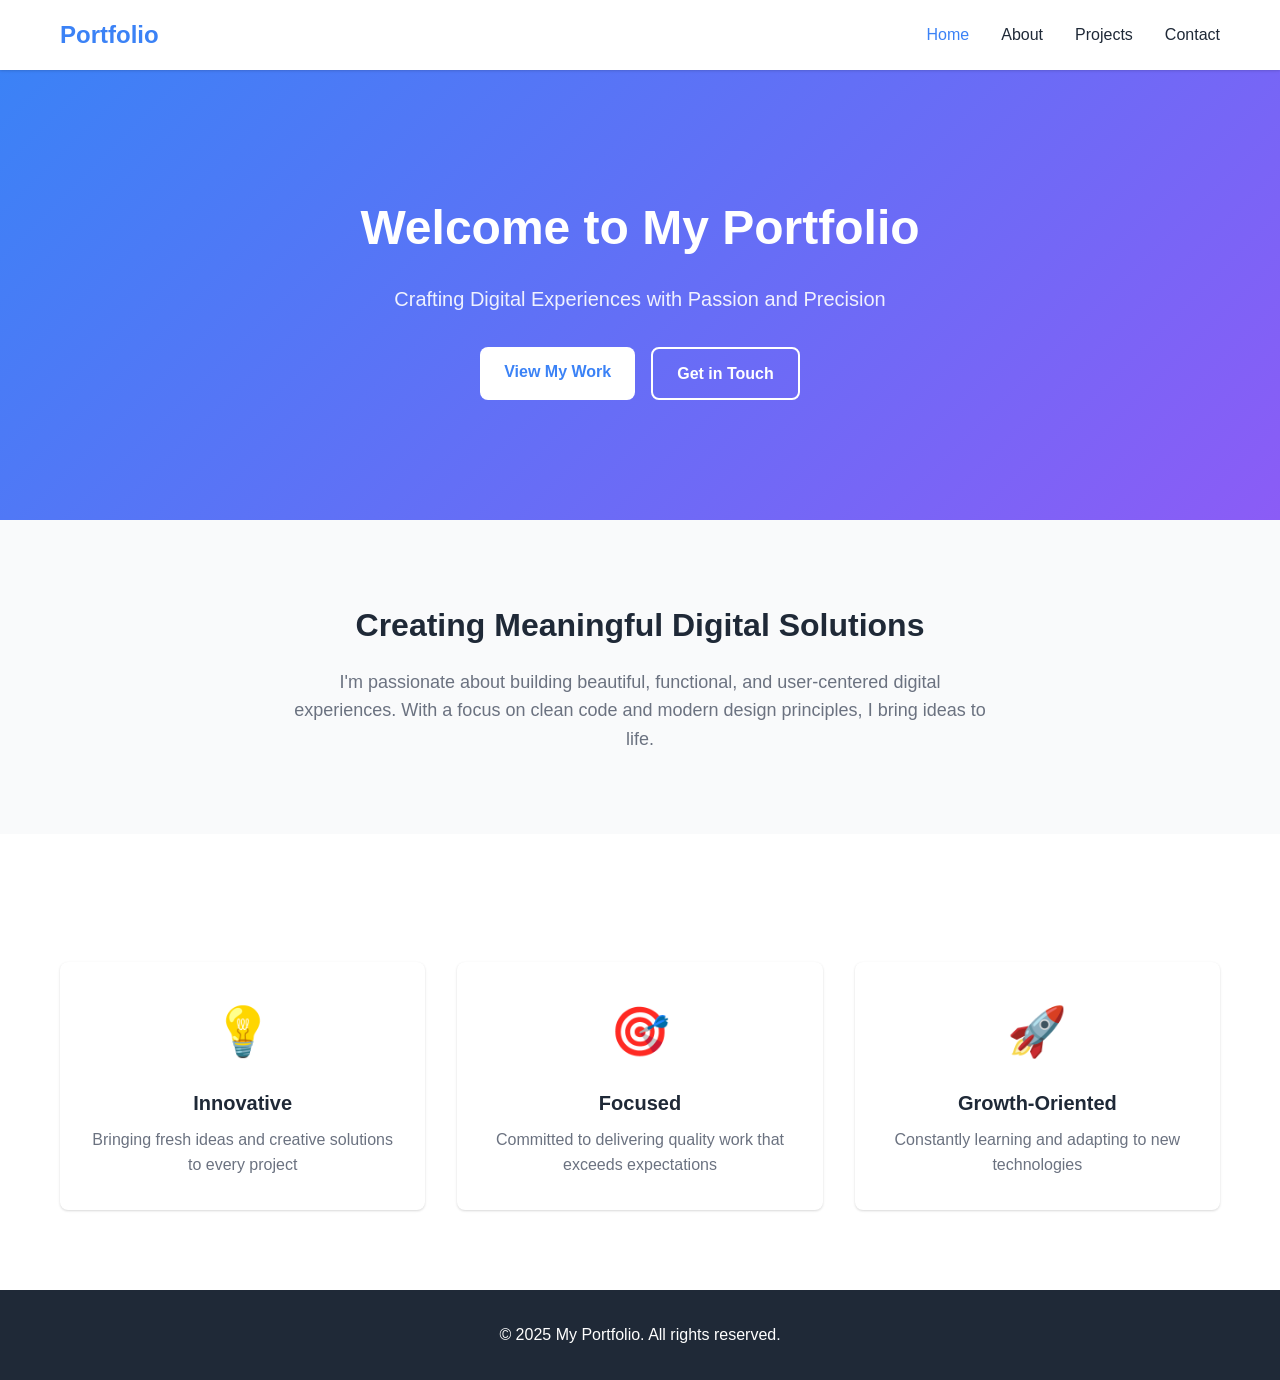
<file: index.html>
<!DOCTYPE html>
<html lang="en">
<head>
    <meta charset="UTF-8">
    <meta name="viewport" content="width=device-width, initial-scale=1.0">
    <meta name="description" content="Personal Portfolio - Showcasing my work and skills">
    <title>Home - My Portfolio</title>
    <link rel="stylesheet" href="styles.css">
</head>
<body>
    <nav class="navbar">
        <div class="nav-container">
            <a href="index.html" class="nav-logo">Portfolio</a>
            <ul class="nav-menu">
                <li class="nav-item">
                    <a href="index.html" class="nav-link active">Home</a>
                </li>
                <li class="nav-item">
                    <a href="about.html" class="nav-link">About</a>
                </li>
                <li class="nav-item">
                    <a href="projects.html" class="nav-link">Projects</a>
                </li>
                <li class="nav-item">
                    <a href="contact.html" class="nav-link">Contact</a>
                </li>
            </ul>
            <div class="hamburger">
                <span class="bar"></span>
                <span class="bar"></span>
                <span class="bar"></span>
            </div>
        </div>
    </nav>

    <main>
        <section class="hero">
            <div class="hero-content">
                <h1 class="hero-title">Welcome to My Portfolio</h1>
                <p class="hero-subtitle">Crafting Digital Experiences with Passion and Precision</p>
                <div class="hero-buttons">
                    <a href="projects.html" class="btn btn-primary">View My Work</a>
                    <a href="contact.html" class="btn btn-secondary">Get in Touch</a>
                </div>
            </div>
        </section>

        <section class="intro">
            <div class="container">
                <h2>Creating Meaningful Digital Solutions</h2>
                <p>I'm passionate about building beautiful, functional, and user-centered digital experiences. With a focus on clean code and modern design principles, I bring ideas to life.</p>
            </div>
        </section>

        <section class="highlights">
            <div class="container">
                <div class="highlight-grid">
                    <div class="highlight-card">
                        <div class="highlight-icon">💡</div>
                        <h3>Innovative</h3>
                        <p>Bringing fresh ideas and creative solutions to every project</p>
                    </div>
                    <div class="highlight-card">
                        <div class="highlight-icon">🎯</div>
                        <h3>Focused</h3>
                        <p>Committed to delivering quality work that exceeds expectations</p>
                    </div>
                    <div class="highlight-card">
                        <div class="highlight-icon">🚀</div>
                        <h3>Growth-Oriented</h3>
                        <p>Constantly learning and adapting to new technologies</p>
                    </div>
                </div>
            </div>
        </section>
    </main>

    <footer class="footer">
        <div class="container">
            <p>&copy; 2025 My Portfolio. All rights reserved.</p>
        </div>
    </footer>

    <script src="script.js"></script>
</body>
</html>
</file>
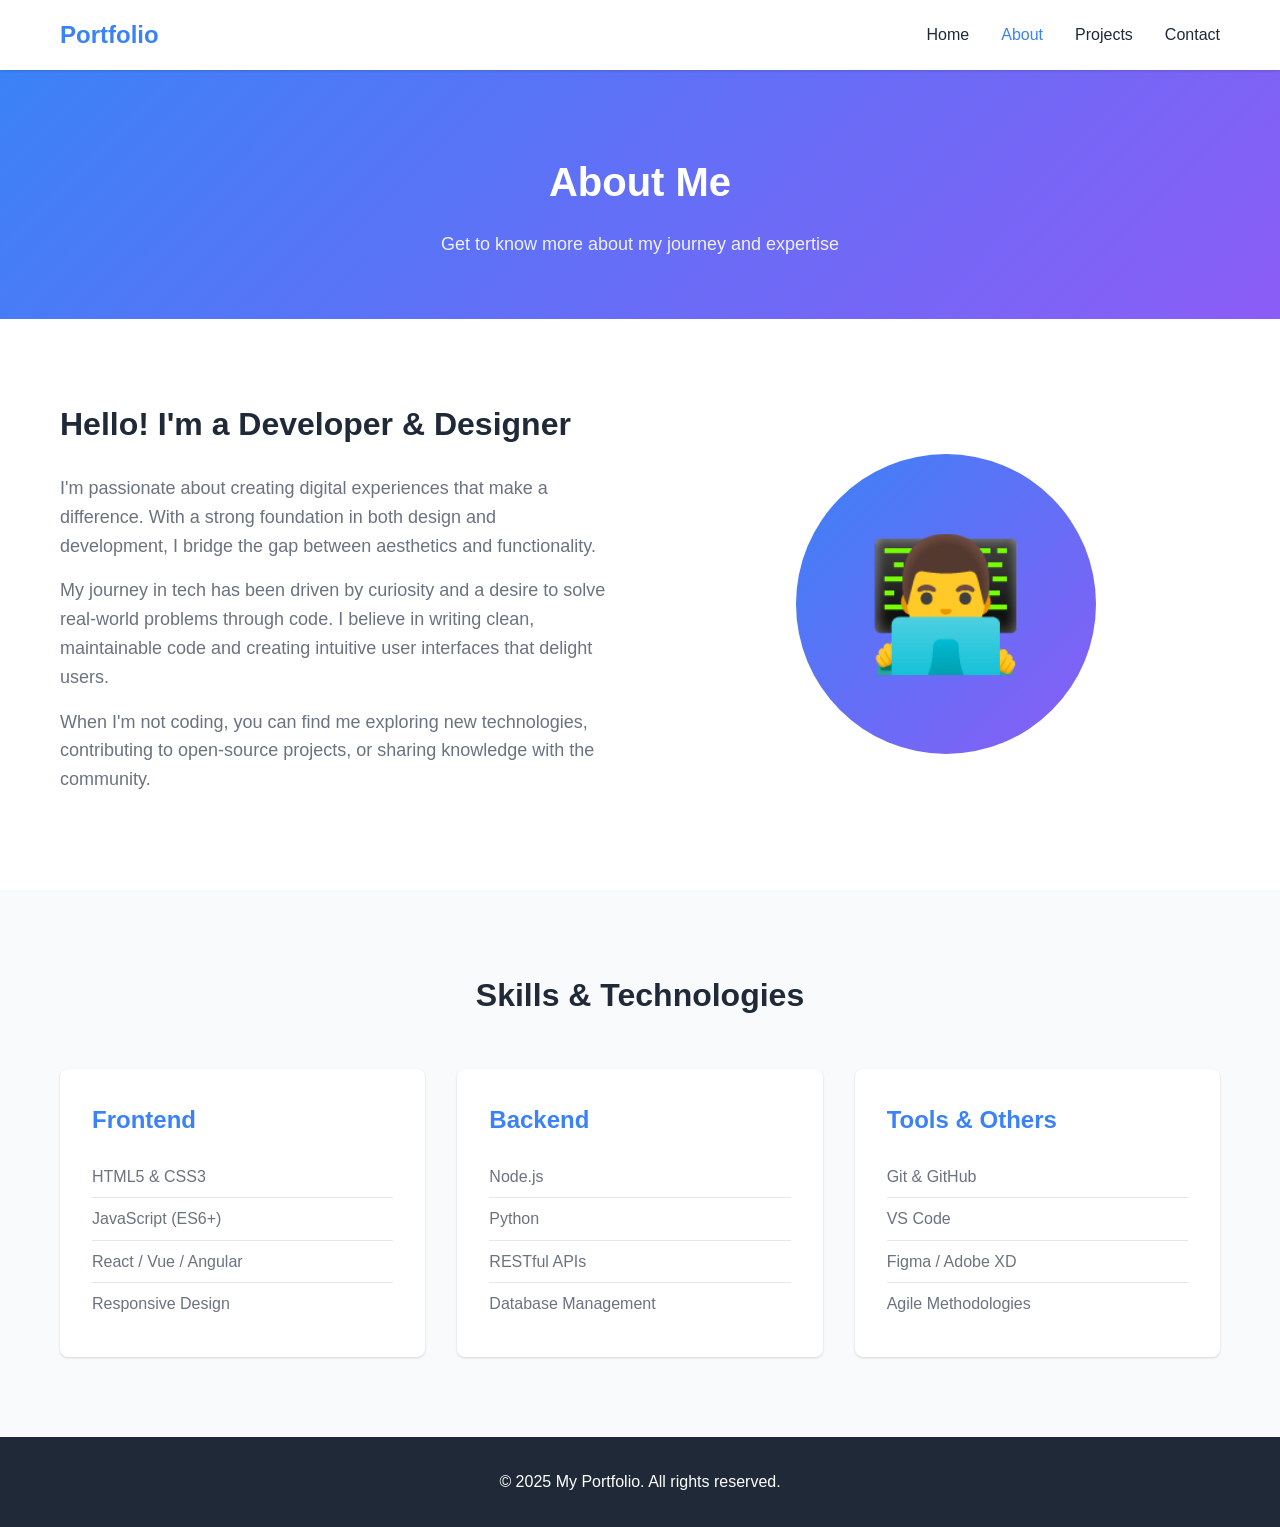
<file: about.html>
<!DOCTYPE html>
<html lang="en">
<head>
    <meta charset="UTF-8">
    <meta name="viewport" content="width=device-width, initial-scale=1.0">
    <meta name="description" content="About Me - Learn more about my background and skills">
    <title>About - My Portfolio</title>
    <link rel="stylesheet" href="styles.css">
</head>
<body>
    <nav class="navbar">
        <div class="nav-container">
            <a href="index.html" class="nav-logo">Portfolio</a>
            <ul class="nav-menu">
                <li class="nav-item">
                    <a href="index.html" class="nav-link">Home</a>
                </li>
                <li class="nav-item">
                    <a href="about.html" class="nav-link active">About</a>
                </li>
                <li class="nav-item">
                    <a href="projects.html" class="nav-link">Projects</a>
                </li>
                <li class="nav-item">
                    <a href="contact.html" class="nav-link">Contact</a>
                </li>
            </ul>
            <div class="hamburger">
                <span class="bar"></span>
                <span class="bar"></span>
                <span class="bar"></span>
            </div>
        </div>
    </nav>

    <main>
        <section class="page-header">
            <div class="container">
                <h1>About Me</h1>
                <p>Get to know more about my journey and expertise</p>
            </div>
        </section>

        <section class="about-content">
            <div class="container">
                <div class="about-grid">
                    <div class="about-text">
                        <h2>Hello! I'm a Developer & Designer</h2>
                        <p>I'm passionate about creating digital experiences that make a difference. With a strong foundation in both design and development, I bridge the gap between aesthetics and functionality.</p>
                        <p>My journey in tech has been driven by curiosity and a desire to solve real-world problems through code. I believe in writing clean, maintainable code and creating intuitive user interfaces that delight users.</p>
                        <p>When I'm not coding, you can find me exploring new technologies, contributing to open-source projects, or sharing knowledge with the community.</p>
                    </div>
                    <div class="about-image">
                        <div class="profile-placeholder">
                            <span>👨‍💻</span>
                        </div>
                    </div>
                </div>
            </div>
        </section>

        <section class="skills">
            <div class="container">
                <h2>Skills & Technologies</h2>
                <div class="skills-grid">
                    <div class="skill-category">
                        <h3>Frontend</h3>
                        <ul>
                            <li>HTML5 & CSS3</li>
                            <li>JavaScript (ES6+)</li>
                            <li>React / Vue / Angular</li>
                            <li>Responsive Design</li>
                        </ul>
                    </div>
                    <div class="skill-category">
                        <h3>Backend</h3>
                        <ul>
                            <li>Node.js</li>
                            <li>Python</li>
                            <li>RESTful APIs</li>
                            <li>Database Management</li>
                        </ul>
                    </div>
                    <div class="skill-category">
                        <h3>Tools & Others</h3>
                        <ul>
                            <li>Git & GitHub</li>
                            <li>VS Code</li>
                            <li>Figma / Adobe XD</li>
                            <li>Agile Methodologies</li>
                        </ul>
                    </div>
                </div>
            </div>
        </section>
    </main>

    <footer class="footer">
        <div class="container">
            <p>&copy; 2025 My Portfolio. All rights reserved.</p>
        </div>
    </footer>

    <script src="script.js"></script>
</body>
</html>
</file>
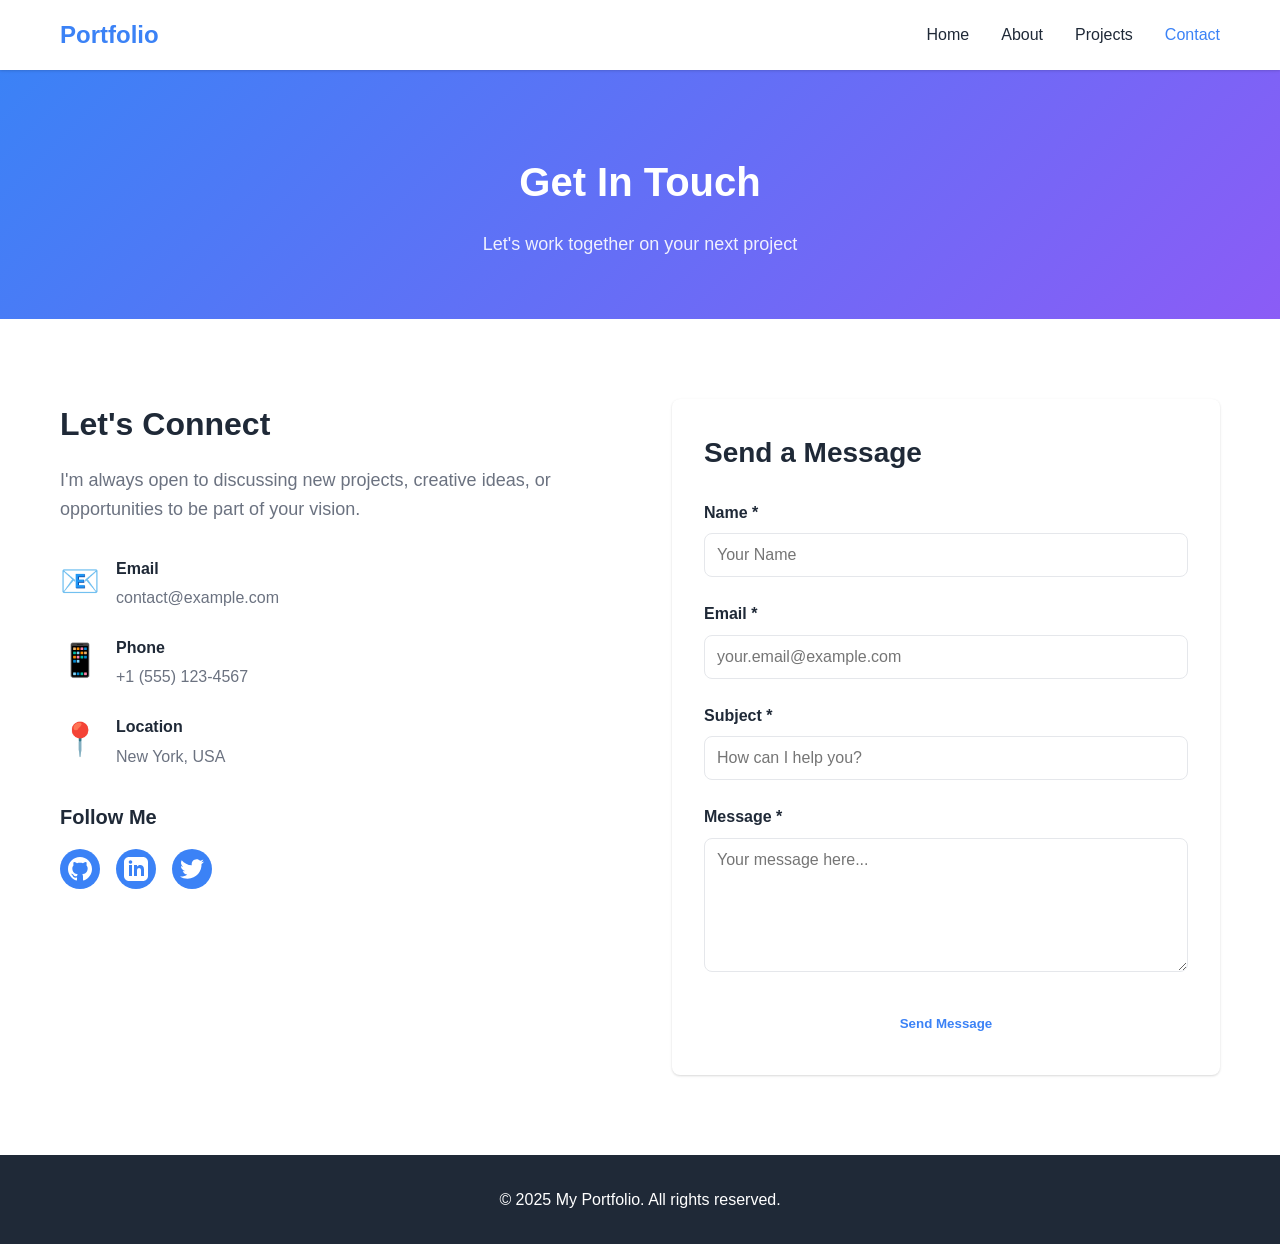
<file: contact.html>
<!DOCTYPE html>
<html lang="en">
<head>
    <meta charset="UTF-8">
    <meta name="viewport" content="width=device-width, initial-scale=1.0">
    <meta name="description" content="Contact Me - Get in touch for collaborations and opportunities">
    <title>Contact - My Portfolio</title>
    <link rel="stylesheet" href="styles.css">
</head>
<body>
    <nav class="navbar">
        <div class="nav-container">
            <a href="index.html" class="nav-logo">Portfolio</a>
            <ul class="nav-menu">
                <li class="nav-item">
                    <a href="index.html" class="nav-link">Home</a>
                </li>
                <li class="nav-item">
                    <a href="about.html" class="nav-link">About</a>
                </li>
                <li class="nav-item">
                    <a href="projects.html" class="nav-link">Projects</a>
                </li>
                <li class="nav-item">
                    <a href="contact.html" class="nav-link active">Contact</a>
                </li>
            </ul>
            <div class="hamburger">
                <span class="bar"></span>
                <span class="bar"></span>
                <span class="bar"></span>
            </div>
        </div>
    </nav>

    <main>
        <section class="page-header">
            <div class="container">
                <h1>Get In Touch</h1>
                <p>Let's work together on your next project</p>
            </div>
        </section>

        <section class="contact-content">
            <div class="container">
                <div class="contact-grid">
                    <div class="contact-info">
                        <h2>Let's Connect</h2>
                        <p>I'm always open to discussing new projects, creative ideas, or opportunities to be part of your vision.</p>
                        
                        <div class="contact-methods">
                            <div class="contact-method">
                                <div class="contact-icon">📧</div>
                                <div class="contact-details">
                                    <h3>Email</h3>
                                    <p>contact@example.com</p>
                                </div>
                            </div>
                            
                            <div class="contact-method">
                                <div class="contact-icon">📱</div>
                                <div class="contact-details">
                                    <h3>Phone</h3>
                                    <p>+1 (555) 123-4567</p>
                                </div>
                            </div>
                            
                            <div class="contact-method">
                                <div class="contact-icon">📍</div>
                                <div class="contact-details">
                                    <h3>Location</h3>
                                    <p>New York, USA</p>
                                </div>
                            </div>
                        </div>

                        <div class="social-links">
                            <h3>Follow Me</h3>
                            <div class="social-icons">
                                <a href="#" class="social-icon" aria-label="GitHub">
                                    <svg width="24" height="24" viewBox="0 0 24 24" fill="currentColor">
                                        <path d="M12 0c-6.626 0-12 5.373-12 12 0 5.302 3.438 9.8 8.207 11.387.599.111.793-.261.793-.577v-2.234c-3.338.726-4.033-1.416-4.033-1.416-.546-1.387-1.333-1.756-1.333-1.756-1.089-.745.083-.729.083-.729 1.205.084 1.839 1.237 1.839 1.237 1.07 1.834 2.807 1.304 3.492.997.107-.775.418-1.305.762-1.604-2.665-.305-5.467-1.334-5.467-5.931 0-1.311.469-2.381 1.236-3.221-.124-.303-.535-1.524.117-3.176 0 0 1.008-.322 3.301 1.23.957-.266 1.983-.399 3.003-.404 1.02.005 2.047.138 3.006.404 2.291-1.552 3.297-1.23 3.297-1.23.653 1.653.242 2.874.118 3.176.77.84 1.235 1.911 1.235 3.221 0 4.609-2.807 5.624-5.479 5.921.43.372.823 1.102.823 2.222v3.293c0 .319.192.694.801.576 4.765-1.589 8.199-6.086 8.199-11.386 0-6.627-5.373-12-12-12z"/>
                                    </svg>
                                </a>
                                <a href="#" class="social-icon" aria-label="LinkedIn">
                                    <svg width="24" height="24" viewBox="0 0 24 24" fill="currentColor">
                                        <path d="M19 0h-14c-2.761 0-5 2.239-5 5v14c0 2.761 2.239 5 5 5h14c2.762 0 5-2.239 5-5v-14c0-2.761-2.238-5-5-5zm-11 19h-3v-11h3v11zm-1.5-12.268c-.966 0-1.75-.79-1.75-1.764s.784-1.764 1.75-1.764 1.75.79 1.75 1.764-.783 1.764-1.75 1.764zm13.5 12.268h-3v-5.604c0-3.368-4-3.113-4 0v5.604h-3v-11h3v1.765c1.396-2.586 7-2.777 7 2.476v6.759z"/>
                                    </svg>
                                </a>
                                <a href="#" class="social-icon" aria-label="Twitter">
                                    <svg width="24" height="24" viewBox="0 0 24 24" fill="currentColor">
                                        <path d="M24 4.557c-.883.392-1.832.656-2.828.775 1.017-.609 1.798-1.574 2.165-2.724-.951.564-2.005.974-3.127 1.195-.897-.957-2.178-1.555-3.594-1.555-3.179 0-5.515 2.966-4.797 6.045-4.091-.205-7.719-2.165-10.148-5.144-1.29 2.213-.669 5.108 1.523 6.574-.806-.026-1.566-.247-2.229-.616-.054 2.281 1.581 4.415 3.949 4.89-.693.188-1.452.232-2.224.084.626 1.956 2.444 3.379 4.6 3.419-2.07 1.623-4.678 2.348-7.29 2.04 2.179 1.397 4.768 2.212 7.548 2.212 9.142 0 14.307-7.721 13.995-14.646.962-.695 1.797-1.562 2.457-2.549z"/>
                                    </svg>
                                </a>
                            </div>
                        </div>
                    </div>

                    <div class="contact-form-container">
                        <form class="contact-form" id="contactForm">
                            <h2>Send a Message</h2>
                            
                            <div class="form-group">
                                <label for="name">Name *</label>
                                <input type="text" id="name" name="name" required placeholder="Your Name">
                            </div>

                            <div class="form-group">
                                <label for="email">Email *</label>
                                <input type="email" id="email" name="email" required placeholder="your.email@example.com">
                            </div>

                            <div class="form-group">
                                <label for="subject">Subject *</label>
                                <input type="text" id="subject" name="subject" required placeholder="How can I help you?">
                            </div>

                            <div class="form-group">
                                <label for="message">Message *</label>
                                <textarea id="message" name="message" rows="6" required placeholder="Your message here..."></textarea>
                            </div>

                            <button type="submit" class="btn btn-primary btn-block">Send Message</button>
                        </form>
                    </div>
                </div>
            </div>
        </section>
    </main>

    <footer class="footer">
        <div class="container">
            <p>&copy; 2025 My Portfolio. All rights reserved.</p>
        </div>
    </footer>

    <script src="script.js"></script>
</body>
</html>
</file>
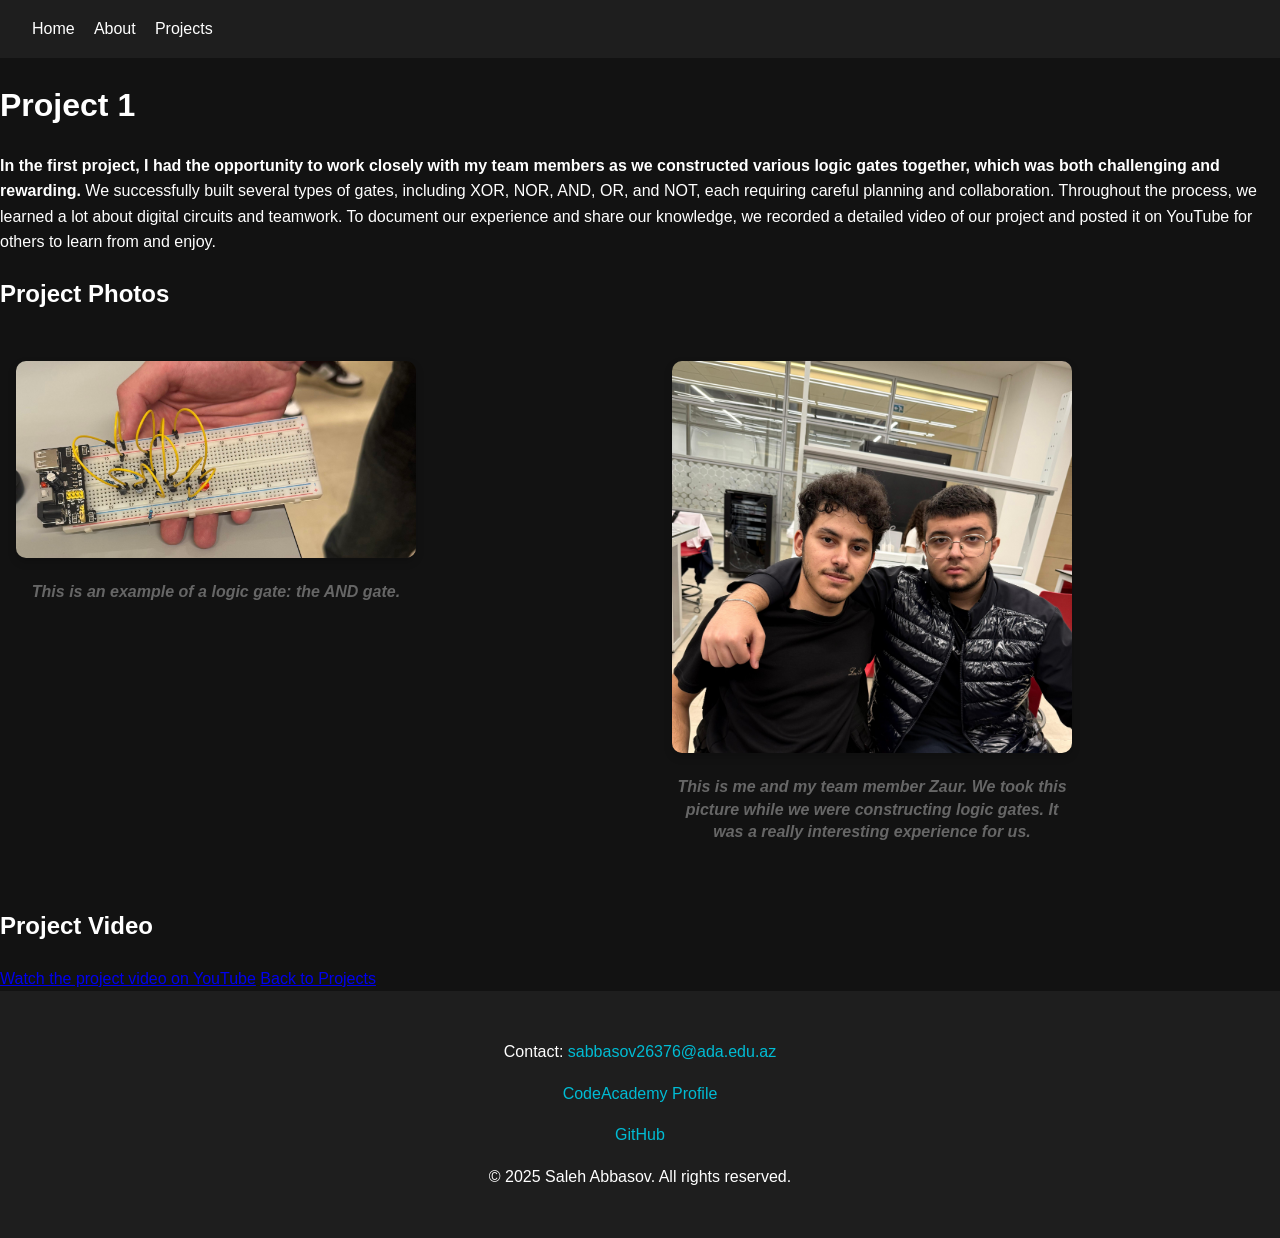
<file: project1.html>
<!DOCTYPE html>
<html lang="en">
<head>
    <meta charset="UTF-8">
    <meta name="viewport" content="width=device-width, initial-scale=1.0">
    <title>Project 1</title>
    <link rel="stylesheet" href="style.css">
</head>
<body>
    <header>
        <nav>
            <ul>
                <li><a href="index.html">Home</a></li>
                <li><a href="about.html">About</a></li>
                <li><a href="projects.html">Projects</a></li>
            </ul>
        </nav>
    </header>
    <main style="margin-top: 5rem;">
        <h1>Project 1</h1>
        <p><strong>In the first project, I had the opportunity to work closely with my team members as we constructed various logic gates together, which was both challenging and rewarding.</strong> We successfully built several types of gates, including XOR, NOR, AND, OR, and NOT, each requiring careful planning and collaboration. Throughout the process, we learned a lot about digital circuits and teamwork. To document our experience and share our knowledge, we recorded a detailed video of our project and posted it on YouTube for others to learn from and enjoy.</p>
        <h2>Project Photos</h2>
        <div class="photo-gallery">
                        <div class="photo-item">
                            <img src="project1_photo2.jpg" alt="Logic Gates Project Photo 2" class="project-photo">
                            <p class="photo-caption">This is an example of a logic gate: the AND gate.</p>
                        </div>
            <div class="photo-item">
                <img src="project1_photo1.jpg" alt="Logic Gates Project Photo 1" class="project-photo">
                <p class="photo-caption">This is me and my team member Zaur. We took this picture while we were constructing logic gates. It was a really interesting experience for us.</p>
            </div>
        </div>
        <h2>Project Video</h2>
        <a href="https://youtu.be/jIThCIPn77s?si=6qB1Sq1XOUTMxxlD">Watch the project video on YouTube</a>
        <a href="projects.html">Back to Projects</a>
    </main>
    <footer>
        <p>Contact: <a href="mailto:sabbasov26376@ada.edu.az">sabbasov26376@ada.edu.az</a></p>
        <p><a href="https://www.codecademy.com/profiles/system1620893894">CodeAcademy Profile</a></p>
        <p><a href="https://github.com/abbasovsaleh">GitHub</a></p>
        <p>&copy; 2025 Saleh Abbasov. All rights reserved.</p>
    </footer>
    <script src="design.js"></script>
</body>
</html>
</file>
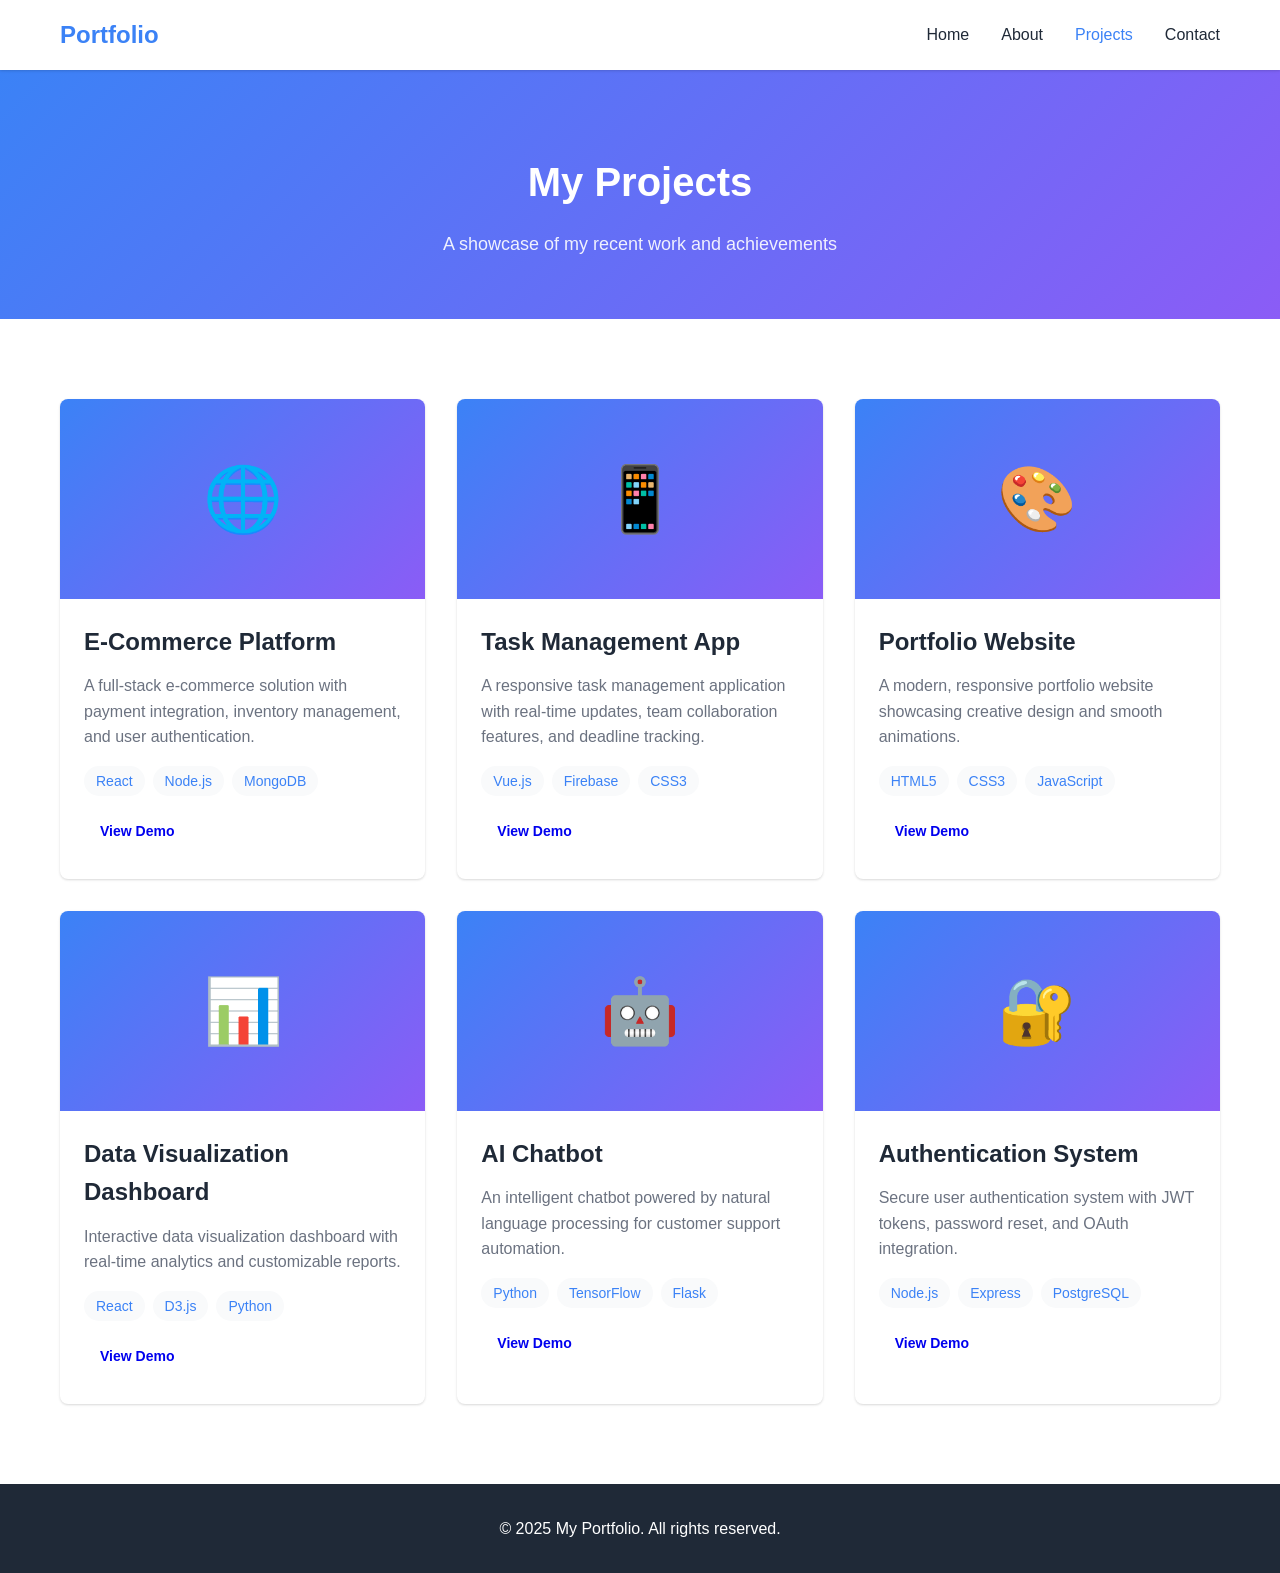
<file: projects.html>
<!DOCTYPE html>
<html lang="en">
<head>
    <meta charset="UTF-8">
    <meta name="viewport" content="width=device-width, initial-scale=1.0">
    <meta name="description" content="My Projects - Explore my portfolio of work">
    <title>Projects - My Portfolio</title>
    <link rel="stylesheet" href="styles.css">
</head>
<body>
    <nav class="navbar">
        <div class="nav-container">
            <a href="index.html" class="nav-logo">Portfolio</a>
            <ul class="nav-menu">
                <li class="nav-item">
                    <a href="index.html" class="nav-link">Home</a>
                </li>
                <li class="nav-item">
                    <a href="about.html" class="nav-link">About</a>
                </li>
                <li class="nav-item">
                    <a href="projects.html" class="nav-link active">Projects</a>
                </li>
                <li class="nav-item">
                    <a href="contact.html" class="nav-link">Contact</a>
                </li>
            </ul>
            <div class="hamburger">
                <span class="bar"></span>
                <span class="bar"></span>
                <span class="bar"></span>
            </div>
        </div>
    </nav>

    <main>
        <section class="page-header">
            <div class="container">
                <h1>My Projects</h1>
                <p>A showcase of my recent work and achievements</p>
            </div>
        </section>

        <section class="projects-content">
            <div class="container">
                <div class="projects-grid">
                    <div class="project-card">
                        <div class="project-image">
                            <div class="project-placeholder">🌐</div>
                        </div>
                        <div class="project-info">
                            <h3>E-Commerce Platform</h3>
                            <p>A full-stack e-commerce solution with payment integration, inventory management, and user authentication.</p>
                            <div class="project-tags">
                                <span class="tag">React</span>
                                <span class="tag">Node.js</span>
                                <span class="tag">MongoDB</span>
                            </div>
                            <div class="project-links">
                                <a href="#" class="btn btn-small">View Demo</a>
                                <a href="#" class="btn btn-small btn-secondary">GitHub</a>
                            </div>
                        </div>
                    </div>

                    <div class="project-card">
                        <div class="project-image">
                            <div class="project-placeholder">📱</div>
                        </div>
                        <div class="project-info">
                            <h3>Task Management App</h3>
                            <p>A responsive task management application with real-time updates, team collaboration features, and deadline tracking.</p>
                            <div class="project-tags">
                                <span class="tag">Vue.js</span>
                                <span class="tag">Firebase</span>
                                <span class="tag">CSS3</span>
                            </div>
                            <div class="project-links">
                                <a href="#" class="btn btn-small">View Demo</a>
                                <a href="#" class="btn btn-small btn-secondary">GitHub</a>
                            </div>
                        </div>
                    </div>

                    <div class="project-card">
                        <div class="project-image">
                            <div class="project-placeholder">🎨</div>
                        </div>
                        <div class="project-info">
                            <h3>Portfolio Website</h3>
                            <p>A modern, responsive portfolio website showcasing creative design and smooth animations.</p>
                            <div class="project-tags">
                                <span class="tag">HTML5</span>
                                <span class="tag">CSS3</span>
                                <span class="tag">JavaScript</span>
                            </div>
                            <div class="project-links">
                                <a href="#" class="btn btn-small">View Demo</a>
                                <a href="#" class="btn btn-small btn-secondary">GitHub</a>
                            </div>
                        </div>
                    </div>

                    <div class="project-card">
                        <div class="project-image">
                            <div class="project-placeholder">📊</div>
                        </div>
                        <div class="project-info">
                            <h3>Data Visualization Dashboard</h3>
                            <p>Interactive data visualization dashboard with real-time analytics and customizable reports.</p>
                            <div class="project-tags">
                                <span class="tag">React</span>
                                <span class="tag">D3.js</span>
                                <span class="tag">Python</span>
                            </div>
                            <div class="project-links">
                                <a href="#" class="btn btn-small">View Demo</a>
                                <a href="#" class="btn btn-small btn-secondary">GitHub</a>
                            </div>
                        </div>
                    </div>

                    <div class="project-card">
                        <div class="project-image">
                            <div class="project-placeholder">🤖</div>
                        </div>
                        <div class="project-info">
                            <h3>AI Chatbot</h3>
                            <p>An intelligent chatbot powered by natural language processing for customer support automation.</p>
                            <div class="project-tags">
                                <span class="tag">Python</span>
                                <span class="tag">TensorFlow</span>
                                <span class="tag">Flask</span>
                            </div>
                            <div class="project-links">
                                <a href="#" class="btn btn-small">View Demo</a>
                                <a href="#" class="btn btn-small btn-secondary">GitHub</a>
                            </div>
                        </div>
                    </div>

                    <div class="project-card">
                        <div class="project-image">
                            <div class="project-placeholder">🔐</div>
                        </div>
                        <div class="project-info">
                            <h3>Authentication System</h3>
                            <p>Secure user authentication system with JWT tokens, password reset, and OAuth integration.</p>
                            <div class="project-tags">
                                <span class="tag">Node.js</span>
                                <span class="tag">Express</span>
                                <span class="tag">PostgreSQL</span>
                            </div>
                            <div class="project-links">
                                <a href="#" class="btn btn-small">View Demo</a>
                                <a href="#" class="btn btn-small btn-secondary">GitHub</a>
                            </div>
                        </div>
                    </div>
                </div>
            </div>
        </section>
    </main>

    <footer class="footer">
        <div class="container">
            <p>&copy; 2025 My Portfolio. All rights reserved.</p>
        </div>
    </footer>

    <script src="script.js"></script>
</body>
</html>
</file>
<file: styles.css>
/* Global Styles */
* {
    margin: 0;
    padding: 0;
    box-sizing: border-box;
}

:root {
    --primary-color: #3b82f6;
    --secondary-color: #8b5cf6;
    --text-color: #1f2937;
    --text-light: #6b7280;
    --bg-color: #ffffff;
    --bg-light: #f9fafb;
    --border-color: #e5e7eb;
    --shadow: 0 1px 3px 0 rgba(0, 0, 0, 0.1), 0 1px 2px 0 rgba(0, 0, 0, 0.06);
    --shadow-lg: 0 10px 15px -3px rgba(0, 0, 0, 0.1), 0 4px 6px -2px rgba(0, 0, 0, 0.05);
}

body {
    font-family: -apple-system, BlinkMacSystemFont, 'Segoe UI', Roboto, 'Helvetica Neue', Arial, sans-serif;
    line-height: 1.6;
    color: var(--text-color);
    background-color: var(--bg-color);
}

.container {
    max-width: 1200px;
    margin: 0 auto;
    padding: 0 20px;
}

/* Navigation */
.navbar {
    background-color: var(--bg-color);
    box-shadow: var(--shadow);
    position: sticky;
    top: 0;
    z-index: 1000;
}

.nav-container {
    max-width: 1200px;
    margin: 0 auto;
    padding: 0 20px;
    display: flex;
    justify-content: space-between;
    align-items: center;
    height: 70px;
}

.nav-logo {
    font-size: 1.5rem;
    font-weight: 700;
    color: var(--primary-color);
    text-decoration: none;
}

.nav-menu {
    display: flex;
    list-style: none;
    gap: 2rem;
}

.nav-link {
    color: var(--text-color);
    text-decoration: none;
    font-weight: 500;
    transition: color 0.3s;
    padding: 0.5rem 0;
}

.nav-link:hover,
.nav-link.active {
    color: var(--primary-color);
}

.hamburger {
    display: none;
    flex-direction: column;
    cursor: pointer;
}

.bar {
    width: 25px;
    height: 3px;
    background-color: var(--text-color);
    margin: 3px 0;
    transition: 0.3s;
}

/* Hero Section */
.hero {
    background: linear-gradient(135deg, var(--primary-color) 0%, var(--secondary-color) 100%);
    color: white;
    padding: 120px 20px;
    text-align: center;
}

.hero-content {
    max-width: 800px;
    margin: 0 auto;
}

.hero-title {
    font-size: 3rem;
    font-weight: 700;
    margin-bottom: 1rem;
}

.hero-subtitle {
    font-size: 1.25rem;
    margin-bottom: 2rem;
    opacity: 0.9;
}

.hero-buttons {
    display: flex;
    gap: 1rem;
    justify-content: center;
    flex-wrap: wrap;
}

/* Buttons */
.btn {
    display: inline-block;
    padding: 0.75rem 1.5rem;
    border-radius: 0.5rem;
    text-decoration: none;
    font-weight: 600;
    transition: all 0.3s;
    border: none;
    cursor: pointer;
}

.btn-primary {
    background-color: white;
    color: var(--primary-color);
}

.btn-primary:hover {
    transform: translateY(-2px);
    box-shadow: var(--shadow-lg);
}

.btn-secondary {
    background-color: transparent;
    color: white;
    border: 2px solid white;
}

.btn-secondary:hover {
    background-color: white;
    color: var(--primary-color);
}

.btn-small {
    padding: 0.5rem 1rem;
    font-size: 0.875rem;
}

.btn-block {
    width: 100%;
}

/* Sections */
.intro,
.highlights,
.about-content,
.skills,
.projects-content,
.contact-content {
    padding: 80px 20px;
}

.intro {
    background-color: var(--bg-light);
    text-align: center;
}

.intro h2 {
    font-size: 2rem;
    margin-bottom: 1rem;
    color: var(--text-color);
}

.intro p {
    font-size: 1.125rem;
    color: var(--text-light);
    max-width: 700px;
    margin: 0 auto;
}

/* Highlights */
.highlight-grid {
    display: grid;
    grid-template-columns: repeat(auto-fit, minmax(250px, 1fr));
    gap: 2rem;
    margin-top: 3rem;
}

.highlight-card {
    background-color: white;
    padding: 2rem;
    border-radius: 0.5rem;
    box-shadow: var(--shadow);
    text-align: center;
    transition: transform 0.3s;
}

.highlight-card:hover {
    transform: translateY(-5px);
    box-shadow: var(--shadow-lg);
}

.highlight-icon {
    font-size: 3rem;
    margin-bottom: 1rem;
}

.highlight-card h3 {
    font-size: 1.25rem;
    margin-bottom: 0.5rem;
    color: var(--text-color);
}

.highlight-card p {
    color: var(--text-light);
}

/* Page Header */
.page-header {
    background: linear-gradient(135deg, var(--primary-color) 0%, var(--secondary-color) 100%);
    color: white;
    padding: 80px 20px 60px;
    text-align: center;
}

.page-header h1 {
    font-size: 2.5rem;
    margin-bottom: 1rem;
}

.page-header p {
    font-size: 1.125rem;
    opacity: 0.9;
}

/* About Page */
.about-grid {
    display: grid;
    grid-template-columns: 1fr 1fr;
    gap: 4rem;
    align-items: center;
}

.about-text h2 {
    font-size: 2rem;
    margin-bottom: 1.5rem;
    color: var(--text-color);
}

.about-text p {
    font-size: 1.125rem;
    color: var(--text-light);
    margin-bottom: 1rem;
}

.about-image {
    display: flex;
    justify-content: center;
}

.profile-placeholder {
    width: 300px;
    height: 300px;
    background: linear-gradient(135deg, var(--primary-color) 0%, var(--secondary-color) 100%);
    border-radius: 50%;
    display: flex;
    align-items: center;
    justify-content: center;
    font-size: 8rem;
}

/* Skills */
.skills {
    background-color: var(--bg-light);
}

.skills h2 {
    font-size: 2rem;
    text-align: center;
    margin-bottom: 3rem;
    color: var(--text-color);
}

.skills-grid {
    display: grid;
    grid-template-columns: repeat(auto-fit, minmax(300px, 1fr));
    gap: 2rem;
}

.skill-category {
    background-color: white;
    padding: 2rem;
    border-radius: 0.5rem;
    box-shadow: var(--shadow);
}

.skill-category h3 {
    font-size: 1.5rem;
    margin-bottom: 1rem;
    color: var(--primary-color);
}

.skill-category ul {
    list-style: none;
}

.skill-category li {
    padding: 0.5rem 0;
    color: var(--text-light);
    border-bottom: 1px solid var(--border-color);
}

.skill-category li:last-child {
    border-bottom: none;
}

/* Projects */
.projects-grid {
    display: grid;
    grid-template-columns: repeat(auto-fit, minmax(350px, 1fr));
    gap: 2rem;
}

.project-card {
    background-color: white;
    border-radius: 0.5rem;
    box-shadow: var(--shadow);
    overflow: hidden;
    transition: transform 0.3s;
}

.project-card:hover {
    transform: translateY(-5px);
    box-shadow: var(--shadow-lg);
}

.project-image {
    background: linear-gradient(135deg, var(--primary-color) 0%, var(--secondary-color) 100%);
    height: 200px;
    display: flex;
    align-items: center;
    justify-content: center;
}

.project-placeholder {
    font-size: 4rem;
}

.project-info {
    padding: 1.5rem;
}

.project-info h3 {
    font-size: 1.5rem;
    margin-bottom: 0.75rem;
    color: var(--text-color);
}

.project-info p {
    color: var(--text-light);
    margin-bottom: 1rem;
}

.project-tags {
    display: flex;
    flex-wrap: wrap;
    gap: 0.5rem;
    margin-bottom: 1rem;
}

.tag {
    background-color: var(--bg-light);
    color: var(--primary-color);
    padding: 0.25rem 0.75rem;
    border-radius: 1rem;
    font-size: 0.875rem;
}

.project-links {
    display: flex;
    gap: 1rem;
}

/* Contact Page */
.contact-grid {
    display: grid;
    grid-template-columns: 1fr 1fr;
    gap: 4rem;
}

.contact-info h2 {
    font-size: 2rem;
    margin-bottom: 1rem;
    color: var(--text-color);
}

.contact-info > p {
    font-size: 1.125rem;
    color: var(--text-light);
    margin-bottom: 2rem;
}

.contact-methods {
    margin-bottom: 2rem;
}

.contact-method {
    display: flex;
    gap: 1rem;
    margin-bottom: 1.5rem;
}

.contact-icon {
    font-size: 2rem;
}

.contact-details h3 {
    font-size: 1rem;
    margin-bottom: 0.25rem;
    color: var(--text-color);
}

.contact-details p {
    color: var(--text-light);
}

.social-links h3 {
    font-size: 1.25rem;
    margin-bottom: 1rem;
    color: var(--text-color);
}

.social-icons {
    display: flex;
    gap: 1rem;
}

.social-icon {
    width: 40px;
    height: 40px;
    background-color: var(--primary-color);
    color: white;
    border-radius: 50%;
    display: flex;
    align-items: center;
    justify-content: center;
    transition: transform 0.3s;
}

.social-icon:hover {
    transform: scale(1.1);
    background-color: var(--secondary-color);
}

/* Contact Form */
.contact-form-container {
    background-color: white;
    padding: 2rem;
    border-radius: 0.5rem;
    box-shadow: var(--shadow);
}

.contact-form h2 {
    font-size: 1.75rem;
    margin-bottom: 1.5rem;
    color: var(--text-color);
}

.form-group {
    margin-bottom: 1.5rem;
}

.form-group label {
    display: block;
    margin-bottom: 0.5rem;
    font-weight: 600;
    color: var(--text-color);
}

.form-group input,
.form-group textarea {
    width: 100%;
    padding: 0.75rem;
    border: 1px solid var(--border-color);
    border-radius: 0.5rem;
    font-size: 1rem;
    font-family: inherit;
    transition: border-color 0.3s;
}

.form-group input:focus,
.form-group textarea:focus {
    outline: none;
    border-color: var(--primary-color);
}

.form-group textarea {
    resize: vertical;
}

/* Footer */
.footer {
    background-color: var(--text-color);
    color: white;
    text-align: center;
    padding: 2rem 20px;
}

.footer p {
    margin: 0;
}

/* Form Message */
.form-message {
    display: none;
    padding: 1rem;
    margin-bottom: 1.5rem;
    border-radius: 0.5rem;
    font-weight: 500;
}

.form-message.success {
    background-color: #d1fae5;
    color: #065f46;
    border: 1px solid #6ee7b7;
}

.form-message.error {
    background-color: #fee2e2;
    color: #991b1b;
    border: 1px solid #fca5a5;
}

/* Animation Classes */
.animate-element {
    opacity: 0;
    transform: translateY(20px);
    transition: opacity 0.5s ease, transform 0.5s ease;
}

.animate-in {
    opacity: 1 !important;
    transform: translateY(0) !important;
}

/* Responsive Design */
@media (max-width: 768px) {
    .hamburger {
        display: flex;
    }

    .nav-menu {
        position: fixed;
        left: -100%;
        top: 70px;
        flex-direction: column;
        background-color: var(--bg-color);
        width: 100%;
        text-align: center;
        transition: 0.3s;
        box-shadow: var(--shadow-lg);
        padding: 2rem 0;
    }

    .nav-menu.active {
        left: 0;
    }

    .hero-title {
        font-size: 2rem;
    }

    .hero-subtitle {
        font-size: 1rem;
    }

    .hero-buttons {
        flex-direction: column;
    }

    .about-grid,
    .contact-grid {
        grid-template-columns: 1fr;
        gap: 2rem;
    }

    .projects-grid {
        grid-template-columns: 1fr;
    }

    .profile-placeholder {
        width: 200px;
        height: 200px;
        font-size: 5rem;
    }
}

@media (max-width: 480px) {
    .hero {
        padding: 80px 20px;
    }

    .hero-title {
        font-size: 1.75rem;
    }

    .page-header h1 {
        font-size: 2rem;
    }

    .intro h2,
    .about-text h2,
    .skills h2 {
        font-size: 1.5rem;
    }
}
</file>
<file: style.css>
body {
    font-family: 'Arial', sans-serif;
    margin: 0;
    padding: 0;
    background-color: #121212;
    color: #ffffff;
    line-height: 1.6;
}

header {
    background-color: #1e1e1e;
    padding: 1rem 2rem;
    position: fixed;
    width: 100%;
    top: 0;
    z-index: 100;
}

nav {
    display: flex;
    justify-content: space-between;
    align-items: center;
}

.logo {
    font-size: 1.5rem;
    font-weight: bold;
}

nav ul {
    list-style: none;
    padding: 0;
    margin: 0;
    display: flex;
    gap: 1.2rem;
}

nav a {
    color: #ffffff;
    text-decoration: none;
    transition: color 0.3s;
    font-size: 1rem;
}

nav a:hover {
    color: #00bcd4;
}

.hero {
    height: 100vh;
    display: flex;
    flex-direction: column;
    justify-content: center;
    align-items: center;
    text-align: center;
    padding: 0 2rem;
    background: linear-gradient(135deg, #667eea 0%, #764ba2 100%);
}

.hero-photo {
    width: 150px;
    height: 150px;
    border-radius: 50%;
    object-fit: cover;
    margin-bottom: 1rem;
    border: 5px solid #ffffff;
}

.welcome {
    font-size: 1.5rem;
    margin-bottom: 0.5rem;
    font-weight: bold;
}

.hero h1 {
    font-size: 2rem;
    margin: 0;
}

.hero h2 {
    font-size: 3rem;
    margin: 0.5rem 0;
}

.hero p {
    font-size: 1.2rem;
    max-width: 600px;
    margin: 1rem 0;
}

.btn {
    background-color: #00bcd4;
    color: #ffffff;
    padding: 0.75rem 1.5rem;
    text-decoration: none;
    border-radius: 5px;
    transition: background-color 0.3s;
}

.btn:hover {
    background-color: #0097a7;
}

.services, .about, .projects, .contact {
    padding: 4rem 2rem;
    text-align: center;
    margin-top: 4rem;
}

.services h2, .about h2, .projects h2, .contact h2 {
    font-size: 2.5rem;
    margin-bottom: 2rem;
}

.service-cards {
    display: flex;
    justify-content: space-around;
    flex-wrap: wrap;
    gap: 2rem;
}

.card {
    background-color: #1e1e1e;
    padding: 2rem;
    border-radius: 10px;
    width: 300px;
    box-shadow: 0 4px 8px rgba(0,0,0,0.3);
}

.card h3 {
    margin-top: 0;
}

.projects ul {
    list-style: none;
    padding: 0;
}

.projects li {
    margin: 1rem 0;
}

.projects a {
    color: #00bcd4;
    text-decoration: none;
}

.projects a:hover {
    text-decoration: underline;
}

footer {
    background-color: #1e1e1e;
    padding: 2rem;
    text-align: center;
}

footer a {
    color: #00bcd4;
    text-decoration: none;
}

footer a:hover {
    text-decoration: underline;
}

.photo-gallery {
    display: grid;
    grid-template-columns: repeat(auto-fit, minmax(300px, 1fr));
    gap: 2rem;
    margin: 2rem 0;
}

.photo-item {
    text-align: center;
    max-width: 400px;
    border-radius: 10px;
    padding: 1rem;
    background-color: transparent;
    box-shadow: none;
}

.project-photo {
    width: 100%;
    height: auto;
    border-radius: 10px;
    box-shadow: 0 4px 8px rgba(0,0,0,0.2);
    transition: transform 0.3s;
}

.project-photo:hover {
    transform: scale(1.05);
}

.photo-caption {
    margin-top: 1rem;
    font-style: italic;
    color: #666;
    font-size: 1rem;
    font-weight: bold;
    text-align: center;
    line-height: 1.4;
}
</file>
